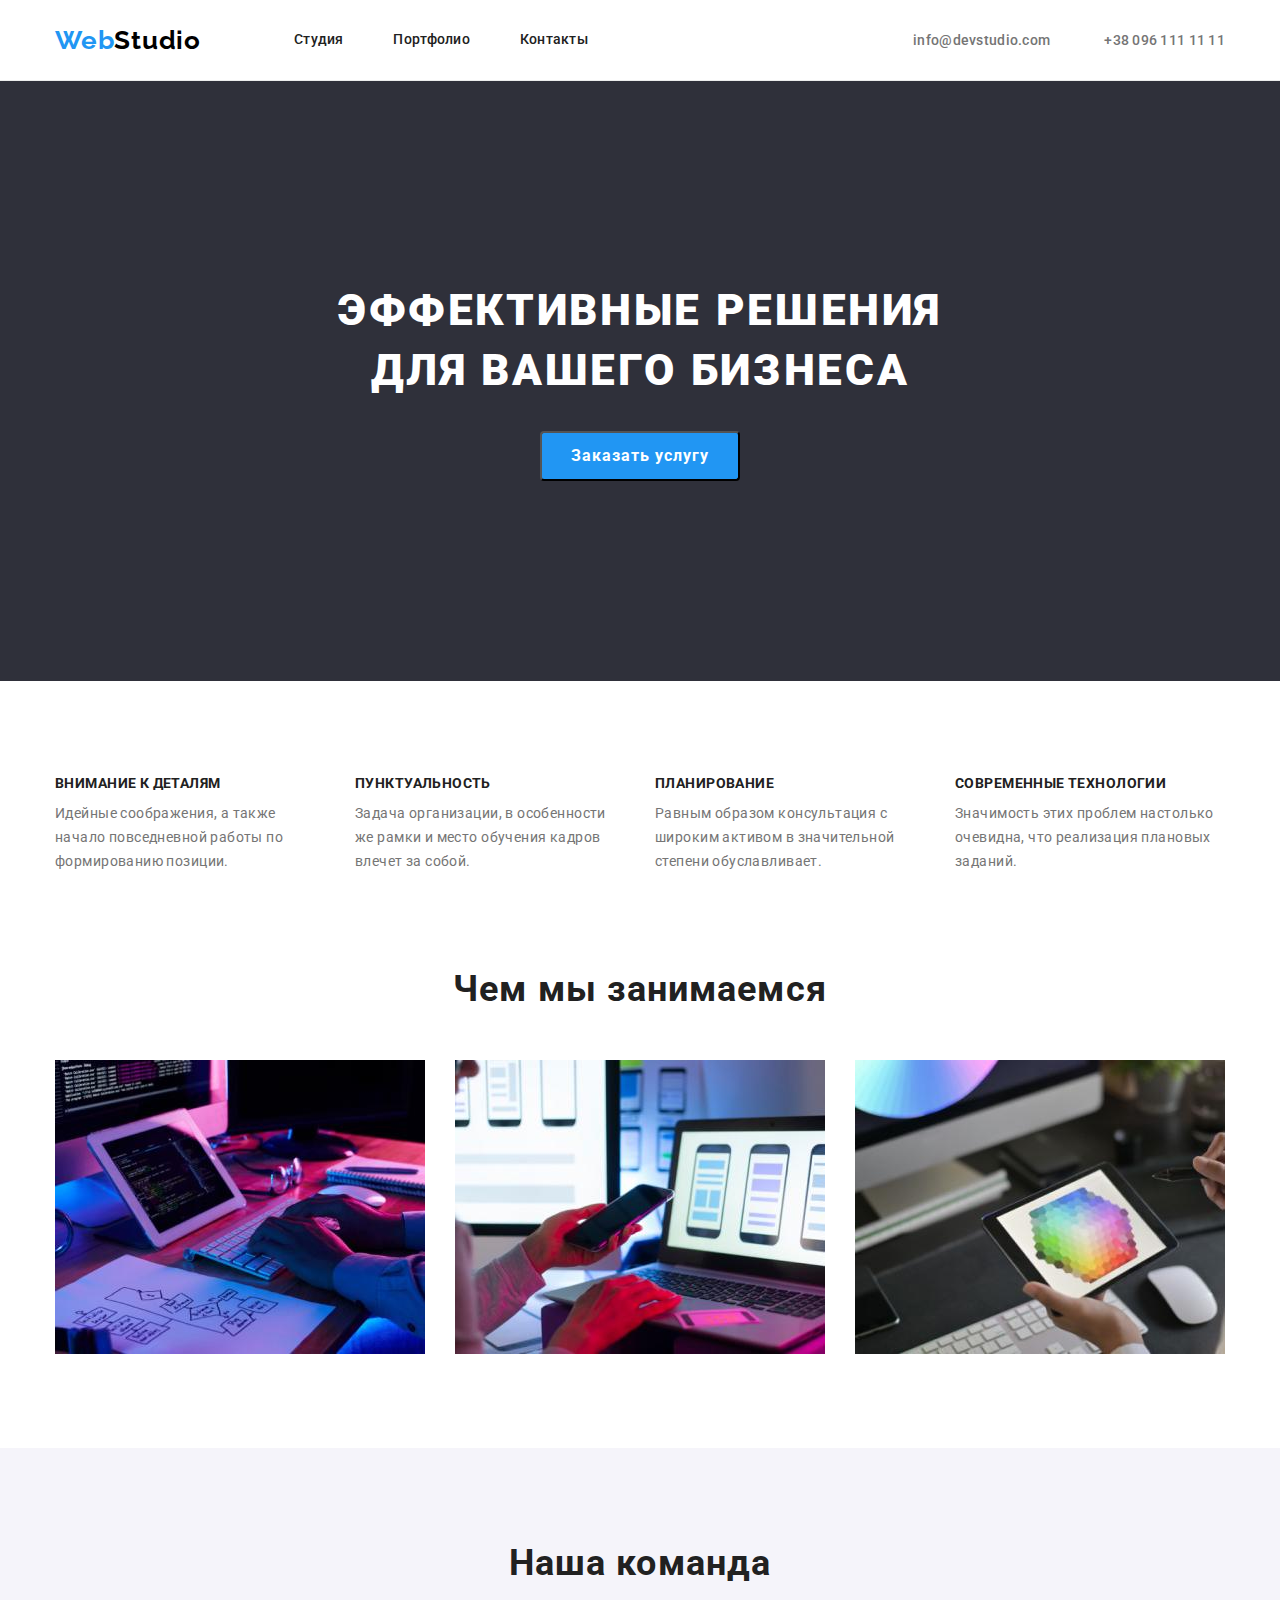
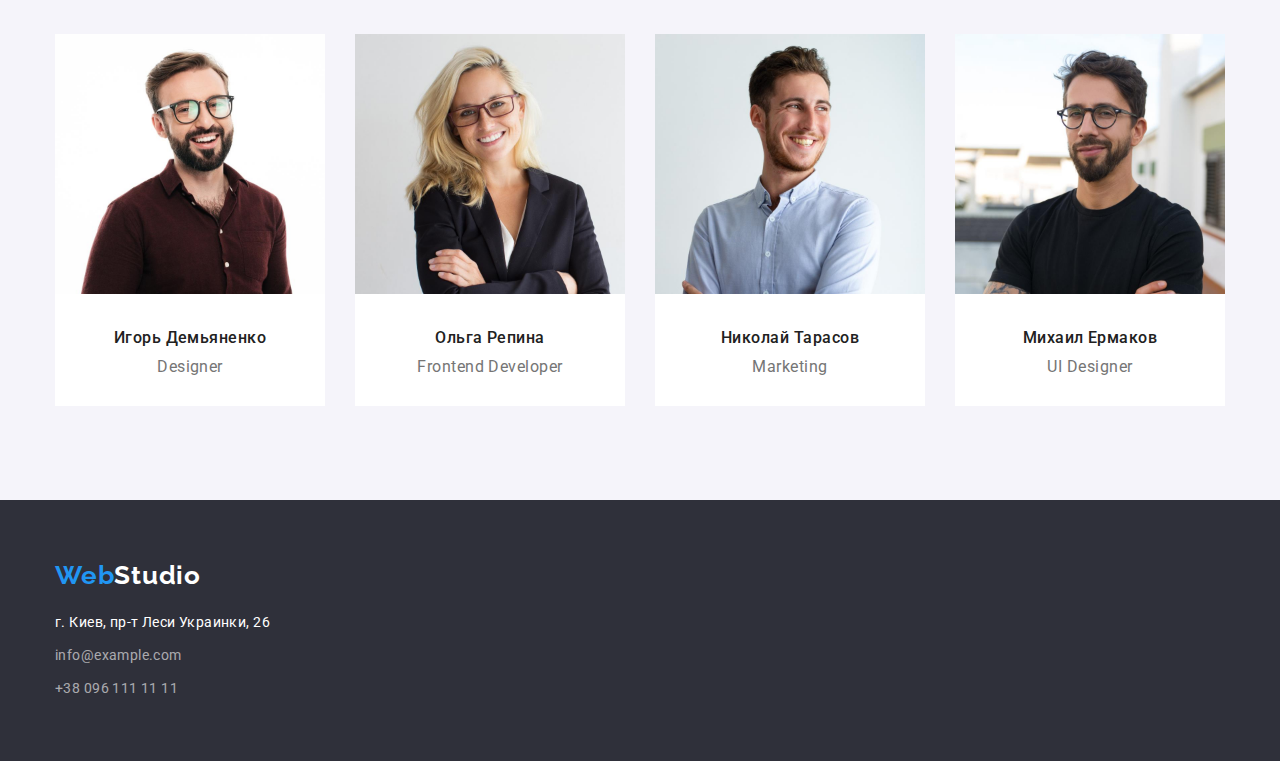
<file: index.html>
<!DOCTYPE html>
<html lang="ru">
  <head>
    <meta charset="UTF-8" />
    <meta http-equiv="X-UA-Compatible" content="IE=edge" />
    <meta name="viewport" content="width=device-width, initial-scale=1.0" />
    <link rel="preconnect" href="https://fonts.googleapis.com" />
    <link rel="preconnect" href="https://fonts.gstatic.com" crossorigin />
    <link
      href="https://fonts.googleapis.com/css2?family=Raleway:wght@700&family=Roboto:wght@400;500;700;900&display=swap"
      rel="stylesheet"
    />
    <title>Document</title>
    <link
      rel="stylesheet"
      href="https://cdnjs.cloudflare.com/ajax/libs/modern-normalize/1.1.0/modern-normalize.css"
      integrity="sha512-Y0MM+V6ymRKN2zStTqzQ227DWhhp4Mzdo6gnlRnuaNCbc+YN/ZH0sBCLTM4M0oSy9c9VKiCvd4Jk44aCLrNS5Q=="
      crossorigin="anonymous"
      referrerpolicy="no-referrer"
    />
    <link rel="stylesheet" href="./css/styles.css" />
  </head>
  <body class="body">
    <header class="header-section">
      <div class="header container">
        <a href="./index.html" class="logo-link"
          ><span class="first-top-logo">Web</span><span class="second-top-logo">Studio</span></a
        >
        <nav>
          <ul class="nav-list">
            <li class="nav-item">
              <a href="./index.html" class="nav-item-link"
                ><span class="nav-item-text"> Студия</span></a
              >
            </li>
            <li class="nav-item">
              <a href="./portfolio.html" class="nav-item-link"
                ><span class="nav-item-text">Портфолио</span></a
              >
            </li>
            <li class="nav-item">
              <a href="" class="nav-item-link"><span class="nav-item-text">Контакты</span></a>
            </li>
          </ul>
        </nav>
        <div class="contacts-top">
          <a href="mailto:info@devstudio.com" class="contacts-top-link mail"
            ><span>info@devstudio.com</span></a
          >
          <a href="tel:+380961111111" class="contacts-top-link tel"
            ><span>+38 096 111 11 11</span></a
          >
        </div>
      </div>
    </header>
    <!--main container-->
    <main>
      <section class="section hero no-padding">
        <div class="container hero-container">
          <h1 class="hero-title">Эффективные решения для вашего бизнеса</h1>
          <button type="button" class="hero-buttons">Заказать услугу</button>
        </div>
      </section>
      <!--Наши характеристики -->

      <section class="section property no-padding">
        <div class="container property">
          <h2 class="visually-hidden">Наши характеристики</h2>
          <ul class="property-list">
            <li class="property-item-list">
              <div class="property-item-block">
                <h3 class="property-title">
                  <span class="property-title-up">Внимание к деталям</span>
                </h3>
                <p class="property-text">
                  Идейные соображения, а также начало повседневной работы по формированию позиции.
                </p>
              </div>
            </li>
            <li class="property-item-list">
              <div class="property-item-block">
                <h3 class="property-title">
                  <span class="property-title-up">Пунктуальность</span>
                </h3>
                <p class="property-text">
                  Задача организации, в особенности же рамки и место обучения кадров влечет за
                  собой.
                </p>
              </div>
            </li>
            <li class="property-item-list">
              <div class="property-item-block">
                <h3 class="property-title"><span class="property-title-up">Планирование</span></h3>
                <p class="property-text">
                  Равным образом консультация с широким активом в значительной степени
                  обуславливает.
                </p>
              </div>
            </li>
            <li class="property-item-list">
              <div class="property-item-block">
                <h3 class="property-title">
                  <span class="property-title-up">Современные технологии</span>
                </h3>
                <p class="property-text">
                  Значимость этих проблем настолько очевидна, что реализация плановых заданий.
                </p>
              </div>
            </li>
          </ul>
        </div>
      </section>

      <!--Чем мы занимаемся-->

      <section class="section work no-padding">
        <div class="container work">
          <h2 class="work-title">Чем мы занимаемся</h2>
          <ul class="work-list">
            <li class="work-list-item">
              <img src="./images/img.jpg" alt="работа с кодом на клавиутаре" width="370" />
            </li>
            <li class="work-list-item">
              <img src="./images/img2.jpg" alt="работа с ноутбуком и смартфоном" width="370" />
            </li>
            <li class="work-list-item">
              <img src="./images/img3.jpg" alt="работа с цветом на планшете" width="370" />
            </li>
          </ul>
        </div>
      </section>

      <!--Наша команда-->

      <section class="section team no-padding">
        <div class="container team">
          <h2 class="team-title">Наша команда</h2>
          <ul class="team-list">
            <li class="team-list-item">
              <div class="team-list-block">
                <img src="./images/img4.jpg" alt="фото Игоря" width="270" />
                <h3 class="team-name">Игорь Демьяненко</h3>
                <p class="team-ocupation">Designer</p>
              </div>
            </li>
            <li class="team-list-item">
              <div class="team-list-block">
                <img src="./images/img5.jpg" alt="фото Ольги" width="270" />
                <h3 class="team-name">Ольга Репина</h3>
                <p class="team-ocupation">Frontend Developer</p>
              </div>
            </li>
            <li class="team-list-item">
              <div class="team-list-block">
                <img src="./images/img6.jpg" alt="фото Николая" width="270" />
                <h3 class="team-name">Николай Тарасов</h3>
                <p class="team-ocupation">Marketing</p>
              </div>
            </li>
            <li class="team-list-item">
              <div class="team-list-block">
                <img src="./images/img7.jpg" alt="фото Михаила" width="270" />
                <h3 class="team-name">Михаил Ермаков</h3>
                <p class="team-ocupation">UI Designer</p>
              </div>
            </li>
          </ul>
        </div>
      </section>
    </main>
    <footer class="footer-section">
      <div class="footer container">
        <div class="footer-logo">
          <a href="./index.html" class="bottom-link"
            ><span class="first-bottom-logo">Web</span
            ><span class="second-bottom-logo">Studio</span></a
          >
        </div>
        <address>
          <div class="address-bottom">
            <ul class="address-list">
              <li class="address-list-item">
                <a
                  href="https://goo.gl/maps/Vf61pnLDupjKGq1i8"
                  target="_blank"
                  rel="norefferer
            noopeneer"
                  class="address-bottom-link"
                  ><span class="address-bottom-map">г. Киев, пр-т Леси Украинки, 26</span></a
                >
              </li>
              <li class="address-list-item">
                <a href="mailto:info@example.com" class="address-bottom-link"
                  ><span>info@example.com</span></a
                >
              </li>
              <li class="address-list-item">
                <a href="tel:+380961111111" class="address-bottom-link"
                  ><span> +38 096 111 11 11</span></a
                >
              </li>
            </ul>
          </div>
        </address>
      </div>
    </footer>
  </body>
</html>
</file>
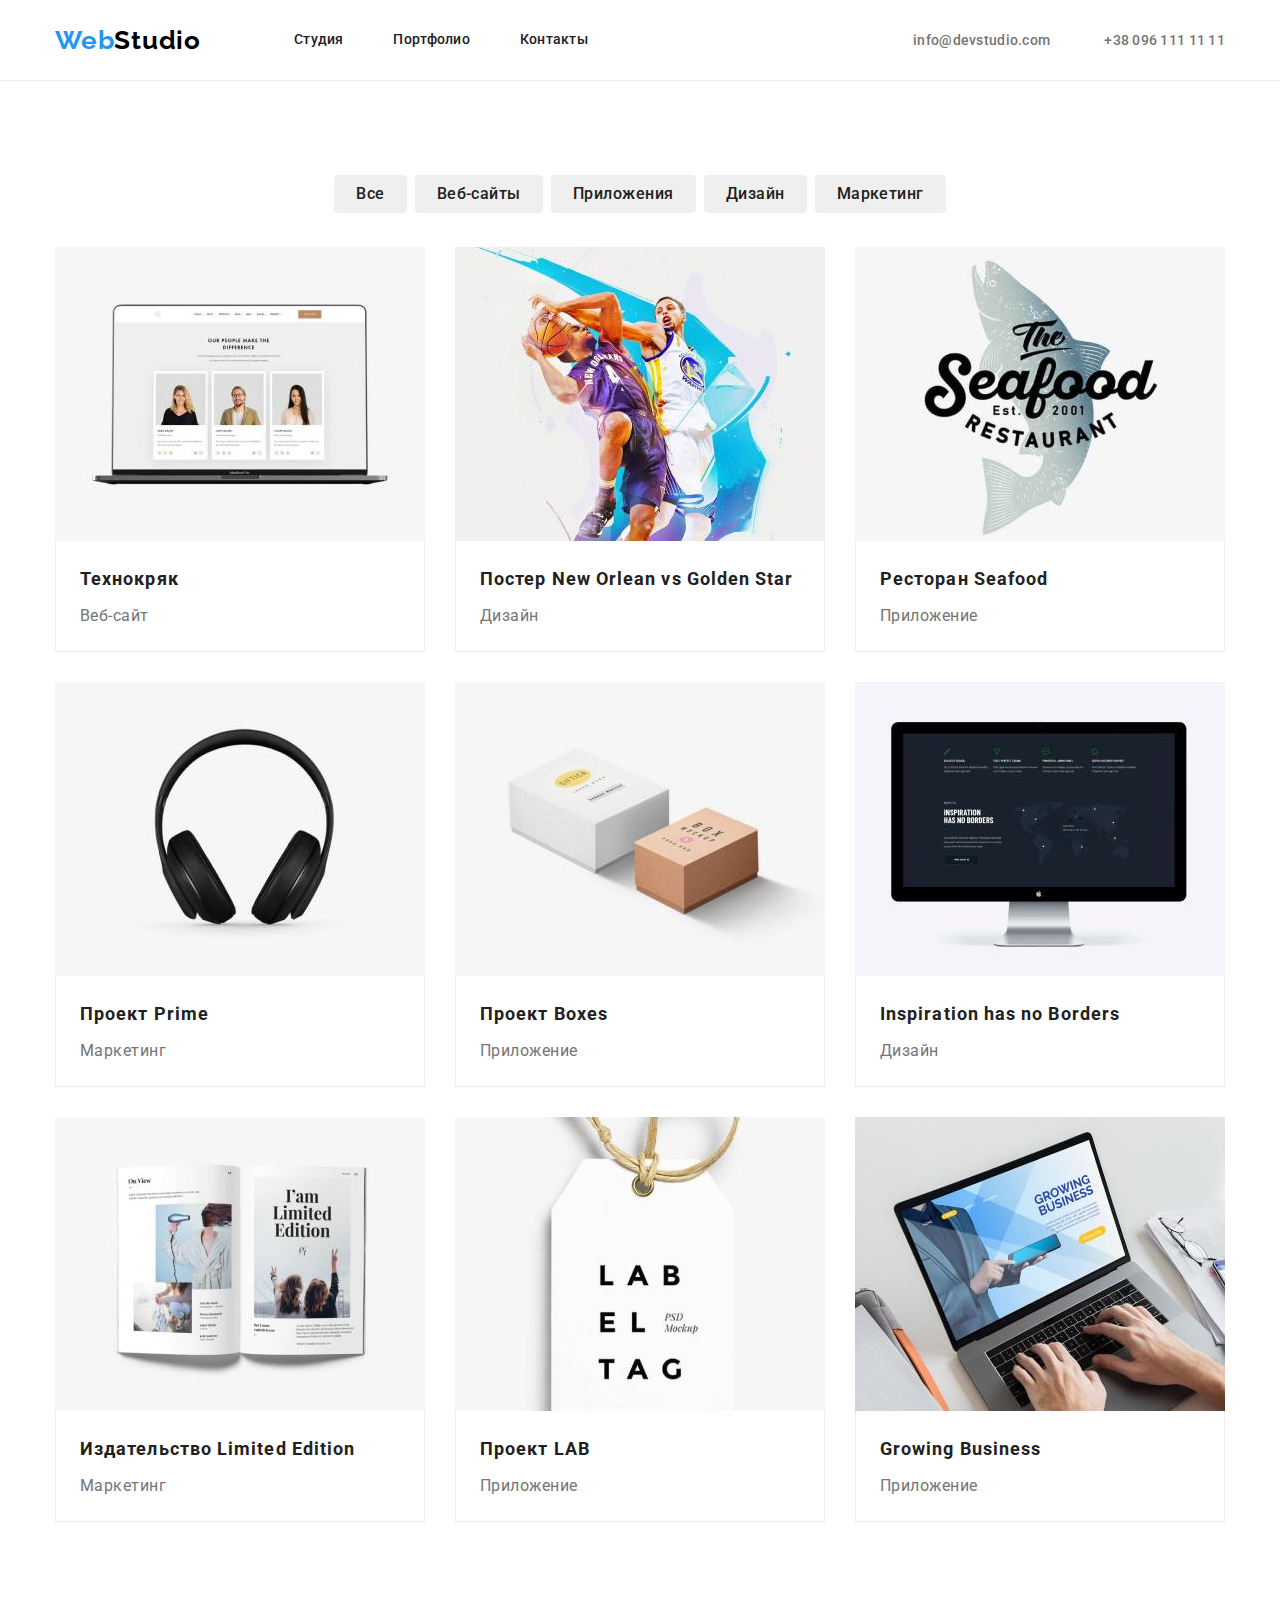
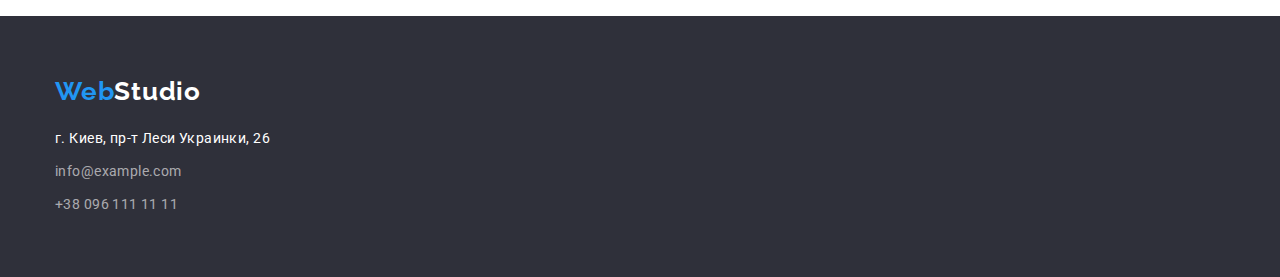
<file: portfolio.html>
<!DOCTYPE html>
<html lang="ru">
  <head>
    <meta charset="UTF-8" />
    <meta http-equiv="X-UA-Compatible" content="IE=edge" />
    <meta name="viewport" content="width=device-width, initial-scale=1.0" />
    <link rel="preconnect" href="https://fonts.googleapis.com" />
    <link rel="preconnect" href="https://fonts.gstatic.com" crossorigin />
    <link
      href="https://fonts.googleapis.com/css2?family=Raleway:wght@700&family=Roboto:wght@400;500;700;900&display=swap"
      rel="stylesheet"
    />
    <title>Portfolio</title>
    <link
      rel="stylesheet"
      href="https://cdnjs.cloudflare.com/ajax/libs/modern-normalize/1.1.0/modern-normalize.css"
      integrity="sha512-Y0MM+V6ymRKN2zStTqzQ227DWhhp4Mzdo6gnlRnuaNCbc+YN/ZH0sBCLTM4M0oSy9c9VKiCvd4Jk44aCLrNS5Q=="
      crossorigin="anonymous"
      referrerpolicy="no-referrer"
    />
    <link rel="stylesheet" href="./css/styles.css" />
  </head>
  <body class="body">
    <header class="header-section">
      <div class="header container">
        <a href="./index.html" class="logo-link"
          ><span class="first-top-logo">Web</span><span class="second-top-logo">Studio</span></a
        >
        <nav>
          <ul class="nav-list">
            <li class="nav-item">
              <a class="nav-item-link" href="./index.html"
                ><span class="nav-item-text"> Студия</span></a
              >
            </li>
            <li class="nav-item">
              <a class="nav-item-link" href="./portfolio.html"
                ><span class="nav-item-text">Портфолио</span></a
              >
            </li>
            <li class="nav-item">
              <a class="nav-item-link" href=""><span class="nav-item-text">Контакты</span></a>
            </li>
          </ul>
        </nav>
        <div class="contacts-top">
          <a class="contacts-top-link mail" href="mailto:info@devstudio.com"
            ><span>info@devstudio.com</span></a
          >
          <a class="contacts-top-link tel" href="tel:+380961111111"
            ><span>+38 096 111 11 11</span></a
          >
        </div>
      </div>
    </header>
    <main>
      <!--Выбор разделов-->
      <section class="portfolio section">
        <div class="container">
          <h1 class="visually-hidden-portfolio">Выбор разделов</h1>
          <ul class="buttons">
            <li class="buttons-list-item">
              <button type="button" class="potrfolio-buttons">Все</button>
            </li>
            <li class="buttons-list-item">
              <button type="button" class="potrfolio-buttons">Веб-сайты</button>
            </li>
            <li class="buttons-list-item">
              <button type="button" class="potrfolio-buttons">Приложения</button>
            </li>
            <li class="buttons-list-item">
              <button type="button" class="potrfolio-buttons">Дизайн</button>
            </li>
            <li class="buttons-list-item">
              <button type="button" class="potrfolio-buttons">Маркетинг</button>
            </li>
          </ul>
          <h2 class="visually-hidden-portfolio">Список разделов</h2>
          <ul class="card">
            <li class="block-list-item">
              <img src="./images/img2-1.jpg" alt="ноутбук со списком сотрудников" width="370" />
              <div class="border-item">
                <h3 class="filter-title">Технокряк</h3>
                <p class="filter-item">Веб-сайт</p>
              </div>
            </li>
            <li class="block-list-item">
              <img src="./images/img2-2.jpg" alt="красочная картинка" width="370" />
              <div class="border-item">
                <h3 class="filter-title">Постер New Orlean vs Golden Star</h3>
                <p class="filter-item">Дизайн</p>
              </div>
            </li>
            <li class="block-list-item">
              <img src="./images/img2-3.jpg" alt="логотип ресторана морской еды" width="370" />
              <div class="border-item">
                <h3 class="filter-title">Ресторан Seafood</h3>
                <p class="filter-item">Приложение</p>
              </div>
            </li>
            <li class="block-list-item">
              <img src="./images/img2-4.jpg" alt="наушники" width="370" />
              <div class="border-item">
                <h3 class="filter-title">Проект Prime</h3>
                <p class="filter-item">Маркетинг</p>
              </div>
            </li>
            <li class="block-list-item">
              <img src="./images/img2-5.jpg" alt="коробки" width="370" />
              <div class="border-item">
                <h3 class="filter-title">Проект Boxes</h3>
                <p class="filter-item">Приложение</p>
              </div>
            </li>
            <li class="block-list-item">
              <img src="./images/img2-6.jpg" alt="монитор с картой мира" width="370" />
              <div class="border-item">
                <h3 class="filter-title">Inspiration has no Borders</h3>
                <p class="filter-item">Дизайн</p>
              </div>
            </li>
            <li class="block-list-item">
              <img
                src="./images/img2-7.jpg"
                alt="раскрытый на какой-то странице журнал"
                width="370"
              />
              <div class="border-item">
                <h3 class="filter-title">Издательство Limited Edition</h3>
                <p class="filter-item">Маркетинг</p>
              </div>
            </li>
            <li class="block-list-item">
              <img src="./images/img2-8.jpg" alt="бирка товара" width="370" />
              <div class="border-item">
                <h3 class="filter-title">Проект LAB</h3>
                <p class="filter-item">Приложение</p>
              </div>
            </li>
            <li class="block-list-item">
              <img src="./images/img2-9.jpg" alt="работа за ноутбуком" width="370" />
              <div class="border-item">
                <h3 class="filter-title">Growing Business</h3>
                <p class="filter-item">Приложение</p>
              </div>
            </li>
          </ul>
        </div>
      </section>
    </main>
    <footer class="footer-section">
      <div class="footer container">
        <div class="footer-logo">
          <a href="./index.html" class="bottom-link"
            ><span class="first-bottom-logo">Web</span
            ><span class="second-bottom-logo">Studio</span></a
          >
        </div>
        <address>
          <div class="address-bottom">
            <ul class="address-list">
              <li class="address-list-item">
                <a
                  href="https://goo.gl/maps/Vf61pnLDupjKGq1i8"
                  target="_blank"
                  rel="norefferer
            noopeneer"
                  class="address-bottom-link"
                  ><span class="address-bottom-map">г. Киев, пр-т Леси Украинки, 26</span></a
                >
              </li>
              <li class="address-list-item">
                <a href="mailto:info@example.com" class="address-bottom-link"
                  ><span>info@example.com</span></a
                >
              </li>
              <li class="address-list-item">
                <a href="tel:+380961111111" class="address-bottom-link"
                  ><span> +38 096 111 11 11</span></a
                >
              </li>
            </ul>
          </div>
        </address>
      </div>
    </footer>
  </body>
</html>
</file>
<file: css/styles.css>
:root {
  --body-main-color: #ffffff;
  --accent-color: #2196f3;
  --section-color: #2f303a;
  --main-text-color: #212121;
  --second-text-color: #757575;
  --third-text-color: #000000;
  --other-text-color: #ffffff;
  --other-bcg-color: #2196f3;
  --main-letter-spacing: 0.03em;
}

.body {
  font-family: 'Roboto', 'Raleway', sans-serif;
  background-color: var(--body-main-color);
}

h1,
h2,
h3,
h4,
h5,
h6,
p {
  margin: 0;
}

ul {
  margin: 0;
  padding: 0;
}

.container {
  width: 1200px;
  padding-left: 15px;
  padding-right: 15px;
  margin: 0 auto;
}

.section {
  padding: 94px 0;
}

.section.no-padding {
  padding: 0 0;
}
.logo-link,
.nav-item-link,
.contacts-top-link,
.bottom-link,
.address-bottom-link {
  text-decoration: none;
}

.nav-item,
.property-item-list,
.work-list-item,
.team-list-item,
.address-list-item,
.buttons-list-item,
.block-list-item {
  list-style: none;
}

.nav-item-link:hover,
.nav-item-link:focus,
.nav-item-link:active,
.contacts-top-link:hover,
.contacts-top-link:focus,
.contacts-top-link:active,
.address-bottom-link:hover,
.address-bottom-link:focus,
.address-bottom-link:active,
.address-bottom-map:hover,
.address-bottom-map:focus,
.address-bottom-map:active {
  color: var(--accent-color);
  outline: none;
}

/*----------------хедер----------------------*/

.first-top-logo,
.second-top-logo {
  color: var(--other-bcg-color);
  font-family: Raleway;
  font-size: 26px;
  font-weight: 700;
  line-height: 1.19;
  letter-spacing: var(--main-letter-spacing);
  text-align: left;
}

.second-top-logo {
  color: var(--third-text-color);
}

.nav-item-link {
  font-size: 14px;
  font-weight: 500;
  line-height: 1.14;
  letter-spacing: 0.02em;
  text-align: left;
  font-family: inherit;
  color: var(--main-text-color);
  padding-bottom: 32px;
  padding-top: 32px;
  display: block;
}

.contacts-top-link {
  color: var(--second-text-color);
  font-size: 14px;
  font-weight: 500;
  line-height: 1.14;
  letter-spacing: 0.02em;
  text-align: left;
}

.header-section {
  border-bottom: 1px solid #ececec;
}

.header.container {
  /* background-color: violet; */
  height: 80px;
  display: flex;
  align-items: center;
}

.nav-list {
  display: flex;
  justify-content: space-between;
  padding-inline-start: 0;
  margin-left: 93px;
  width: 294px;
}

.contacts-top {
  margin-left: auto;
}
.contacts-top-link.mail {
  margin-right: 50px;
}

/*----------------главный раздел----------------------*/

.hero.section {
  background-color: var(--section-color);
}

.hero-container {
  height: 600px;
  text-align: center;
  padding-top: 200px;
  padding-bottom: 200px;
  align-items: center;
}

.hero-title {
  color: var(--other-text-color);
  font-size: 44px;
  font-weight: 900;
  line-height: 1.36;
  letter-spacing: 0.06em;
  text-transform: uppercase;
  width: 696px;
  margin: 0 auto;
}

.hero-buttons {
  color: var(--other-text-color);
  font-size: 16px;
  font-weight: 700;
  line-height: 1.88;
  letter-spacing: 0.06em;
  text-align: center;
  background-color: var(--other-bcg-color);
  cursor: pointer;
  box-sizing: border-box;
  border-radius: 4px;
  min-width: 200px;
  min-height: 50px;
  margin-top: 30px;
}

/*----------------характеристики----------------------*/

.property-title {
  color: var(--main-text-color);
  font-size: 14px;
  font-weight: 700;
  line-height: 1.21;
  letter-spacing: var(--main-letter-spacing);
  text-align: left;
  margin-bottom: 10px;
}

.property-text {
  color: var(--second-text-color);
  font-size: 14px;
  line-height: 1.71;
  letter-spacing: var(--main-letter-spacing);
  text-align: left;
}

.property-title-up {
  text-transform: uppercase;
}

.visually-hidden,
.visually-hidden-portfolio {
  position: absolute;
  white-space: nowrap;
  width: 1px;
  height: 1px;
  overflow: hidden;
  border: 0;
  padding: 0;
  clip: rect(0 0 0 0);
  clip-path: inset(50%);
  margin: -1px;
}

.property.section {
  padding-top: 94px;
}

.property-list {
  display: flex;
  margin-left: -30px;
  margin-bottom: -30px;
}

.property-item-list {
  flex-basis: calc((100% - 4 * 30px) / 4);
  margin-left: 30px;
  margin-bottom: 30px;
}

/* .property-list:first-child {
  margin-left: 0;
} */

/*----------------занимаемся----------------------*/

.work.section {
  padding-top: 94px;
  padding-bottom: 94px;
}

.work-title {
  color: var(--main-text-color);
  font-size: 36px;
  font-weight: 700;
  line-height: 1.17;
  letter-spacing: var(--main-letter-spacing);
  text-align: center;
  margin-bottom: 50px;
}
.work-list {
  /* background-color: brown; */
  display: flex;
  margin-left: -30px;
  margin-bottom: -30px;
}

.work-list-item {
  flex-basis: calc((100%-3 * 30px) / 3);
  margin-left: 30px;
  margin-bottom: 30px;
}

.work-list-item > img {
  display: block;
  max-width: 100%;
  height: auto;
}
/* .work-list-item {
  margin-left: 30px;
}
.work-list-item:first-child {
  margin-left: 0;
} */
/* .work-list-item:not(:first-child) {
  margin-left: 30px;
} */

/*----------------команда----------------------*/
.team-title {
  color: var(--main-text-color);
  font-size: 36px;
  font-weight: 700;
  line-height: 1.17;
  letter-spacing: var(--main-letter-spacing);
  text-align: center;
  font-family: Roboto;
  margin-bottom: 50px;
}

.team-name {
  color: var(--main-text-color);
  font-size: 16px;
  font-weight: 500;
  line-height: 1.19;
  letter-spacing: var(--main-letter-spacing);
  text-align: center;
  margin-top: 30px;
}

.team-ocupation {
  color: var(--second-text-color);
  font-size: 16px;
  line-height: 1.19;
  letter-spacing: var(--main-letter-spacing);
  text-align: center;
  margin-top: 10px;
}
.team.section {
  background-color: #f5f4fa;
  padding-bottom: 94px;
  padding-top: 94px;
}

.team-list {
  display: flex;
  margin-left: -30px;
  margin-bottom: -30px;
  border-top: 94px;
  /* background-color: brown; */
}

.team-list-item {
  flex-basis: calc((100% - 4 * 30px) / 4);
  margin-left: 30px;
  margin-bottom: 30px;
}

.team-list-item > img {
  display: block;
  max-width: 100%;
  height: auto;
}
.team-list-block {
  background-color: var(--body-main-color);
  padding-bottom: 30px;
}
/* .team-list:first-child {
  margin-left: 0;
} */

/*----------------футер----------------------*/
.footer-section {
  background-color: var(--section-color);
  padding-top: 60px;
  padding-bottom: 60px;
}

.first-bottom-logo,
.second-bottom-logo {
  color: var(--other-bcg-color);
  font-family: Raleway;
  font-size: 26px;
  font-weight: 700;
  line-height: 1.19;
  letter-spacing: var(--main-letter-spacing);
  text-align: left;
}
.second-bottom-logo {
  color: var(--other-text-color);
}

.address-bottom-map {
  color: var(--other-text-color);
  font-size: 14px;
  font-style: normal;
  line-height: 1.7;
  letter-spacing: var(--main-letter-spacing);
  text-align: left;
}

.address-bottom-link {
  color: rgba(255, 255, 255, 0.6);
  font-size: 14px;
  font-style: normal;
  line-height: 1.7;
  letter-spacing: var(--main-letter-spacing);
  text-align: left;
}

.footer-logo {
  width: 145px;
}

.address-bottom {
  margin-top: 20px;
}

.address-list-item:not(:first-child) {
  margin-top: 9px;
}
/*----------------портфолио----------------------*/

.potrfolio-buttons {
  color: var(--main-text-color);
  font-size: 16px;
  font-weight: 500;
  line-height: 1.63;
  letter-spacing: var(--main-letter-spacing);
  text-align: center;
  border: none;
  border-radius: 4px;
  cursor: pointer;
  font-family: inherit;
  padding: 6px 22px;
}

.potrfolio-buttons:hover,
.potrfolio-buttons:focus,
.potrfolio-buttons:active {
  color: var(--other-text-color);
  background-color: var(--other-bcg-color);
  outline: none;
}

.filter-title {
  color: var(--main-text-color);
  font-size: 18px;
  font-weight: 700;
  line-height: 2;
  letter-spacing: 0.06em;
  text-align: left;
  margin-bottom: 4px;
}

.filter-item {
  color: var(--second-text-color);
  font-size: 16px;
  line-height: 1.88;
  letter-spacing: var(--main-letter-spacing);
  text-align: left;
}

.buttons {
  display: flex;
  justify-content: center;
  align-items: flex-start;
  margin-left: auto;
  margin-right: auto;
}

.buttons-list-item {
  margin-right: 8px;
}

.buttons-list-item:last-child {
  margin-right: 0;
}

.card {
  display: flex;
  flex-wrap: wrap;
  margin-top: 34px;
  margin-left: -30px;
  margin-bottom: -30px;
}

.block-list-item {
  flex-basis: calc((100% - 3 * 30px) / 3);
  margin-left: 30px;
  margin-bottom: 30px;
}

.block-list-item > img {
  display: block;
  max-width: 100%;
  height: auto;
}

/* .filter-title {
  padding-top: 20px;
  padding-left: 24px;
}

.filter-item {
  padding-top: 4px;
  padding-bottom: 4px;
  padding-left: 24px;
} */

.border-item {
  border: 1px solid #eeeeee;
  border-top: none;
  padding: 20px 24px;
}
</file>
